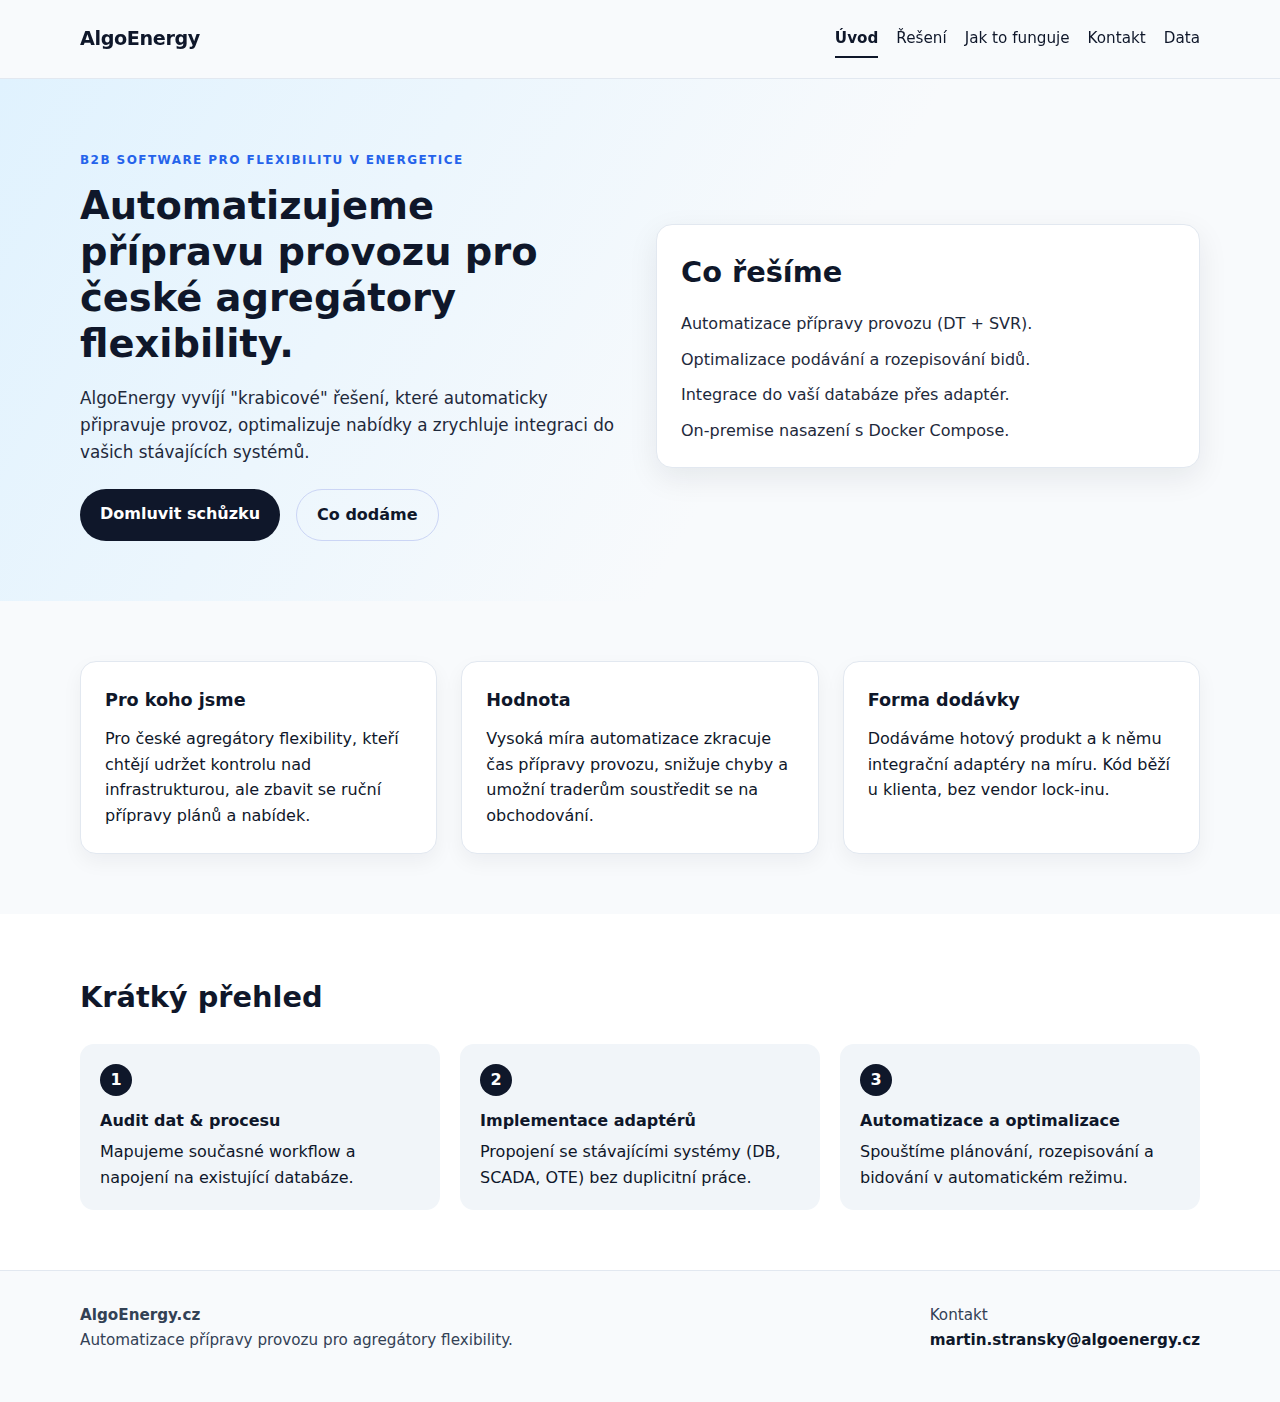
<file: index.html>
<!doctype html>
<html lang="cs">
  <head>
    <meta charset="UTF-8" />
    <meta name="viewport" content="width=device-width, initial-scale=1" />
    <title>AlgoEnergy | Automatizace přípravy provozu</title>
    <meta
      name="description"
      content="B2B software pro české flexibility agregátory. Automatizujeme přípravu provozu a podávání nabídek na trhy DT/SVR."
    />
    <link rel="stylesheet" href="assets/styles.css" />
  </head>
  <body>
    <header class="site-header">
      <div class="container">
        <a class="logo" href="index.html">AlgoEnergy</a>
        <nav class="nav">
          <a href="index.html" aria-current="page">Úvod</a>
          <a href="reseni.html">Řešení</a>
          <a href="proces.html">Jak to funguje</a>
          <a href="kontakt.html">Kontakt</a>
          <a href="data.html">Data</a>
        </nav>
      </div>
    </header>

    <main>
      <section class="hero">
        <div class="container hero-content">
          <div>
            <p class="eyebrow">B2B software pro flexibilitu v energetice</p>
            <h1>Automatizujeme přípravu provozu pro české agregátory flexibility.</h1>
            <p class="lead">
              AlgoEnergy vyvíjí "krabicové" řešení, které automaticky připravuje provoz, optimalizuje
              nabídky a zrychluje integraci do vašich stávajících systémů.
            </p>
            <div class="cta-group">
              <a class="button" href="kontakt.html">Domluvit schůzku</a>
              <a class="button ghost" href="reseni.html">Co dodáme</a>
            </div>
          </div>
          <div class="hero-card">
            <h2>Co řešíme</h2>
            <ul>
              <li>Automatizace přípravy provozu (DT + SVR).</li>
              <li>Optimalizace podávání a rozepisování bidů.</li>
              <li>Integrace do vaší databáze přes adaptér.</li>
              <li>On-premise nasazení s Docker Compose.</li>
            </ul>
          </div>
        </div>
      </section>

      <section class="section">
        <div class="container grid">
          <div class="card">
            <h3>Pro koho jsme</h3>
            <p>
              Pro české agregátory flexibility, kteří chtějí udržet kontrolu nad infrastrukturou, ale
              zbavit se ruční přípravy plánů a nabídek.
            </p>
          </div>
          <div class="card">
            <h3>Hodnota</h3>
            <p>
              Vysoká míra automatizace zkracuje čas přípravy provozu, snižuje chyby a umožní traderům
              soustředit se na obchodování.
            </p>
          </div>
          <div class="card">
            <h3>Forma dodávky</h3>
            <p>
              Dodáváme hotový produkt a k němu integrační adaptéry na míru. Kód běží u klienta, bez
              vendor lock-inu.
            </p>
          </div>
        </div>
      </section>

      <section class="section light">
        <div class="container">
          <h2>Krátký přehled</h2>
          <div class="timeline">
            <div>
              <span>1</span>
              <h4>Audit dat &amp; procesu</h4>
              <p>Mapujeme současné workflow a napojení na existující databáze.</p>
            </div>
            <div>
              <span>2</span>
              <h4>Implementace adaptérů</h4>
              <p>Propojení se stávajícími systémy (DB, SCADA, OTE) bez duplicitní práce.</p>
            </div>
            <div>
              <span>3</span>
              <h4>Automatizace a optimalizace</h4>
              <p>Spouštíme plánování, rozepisování a bidování v automatickém režimu.</p>
            </div>
          </div>
        </div>
      </section>
    </main>

    <footer class="site-footer">
      <div class="container footer-content">
        <div>
          <strong>AlgoEnergy.cz</strong>
          <p>Automatizace přípravy provozu pro agregátory flexibility.</p>
        </div>
        <div>
          <p>Kontakt</p>
          <a href="mailto:martin.stransky@algoenergy.cz">martin.stransky@algoenergy.cz</a>
        </div>
      </div>
    </footer>
  </body>
</html>
</file>
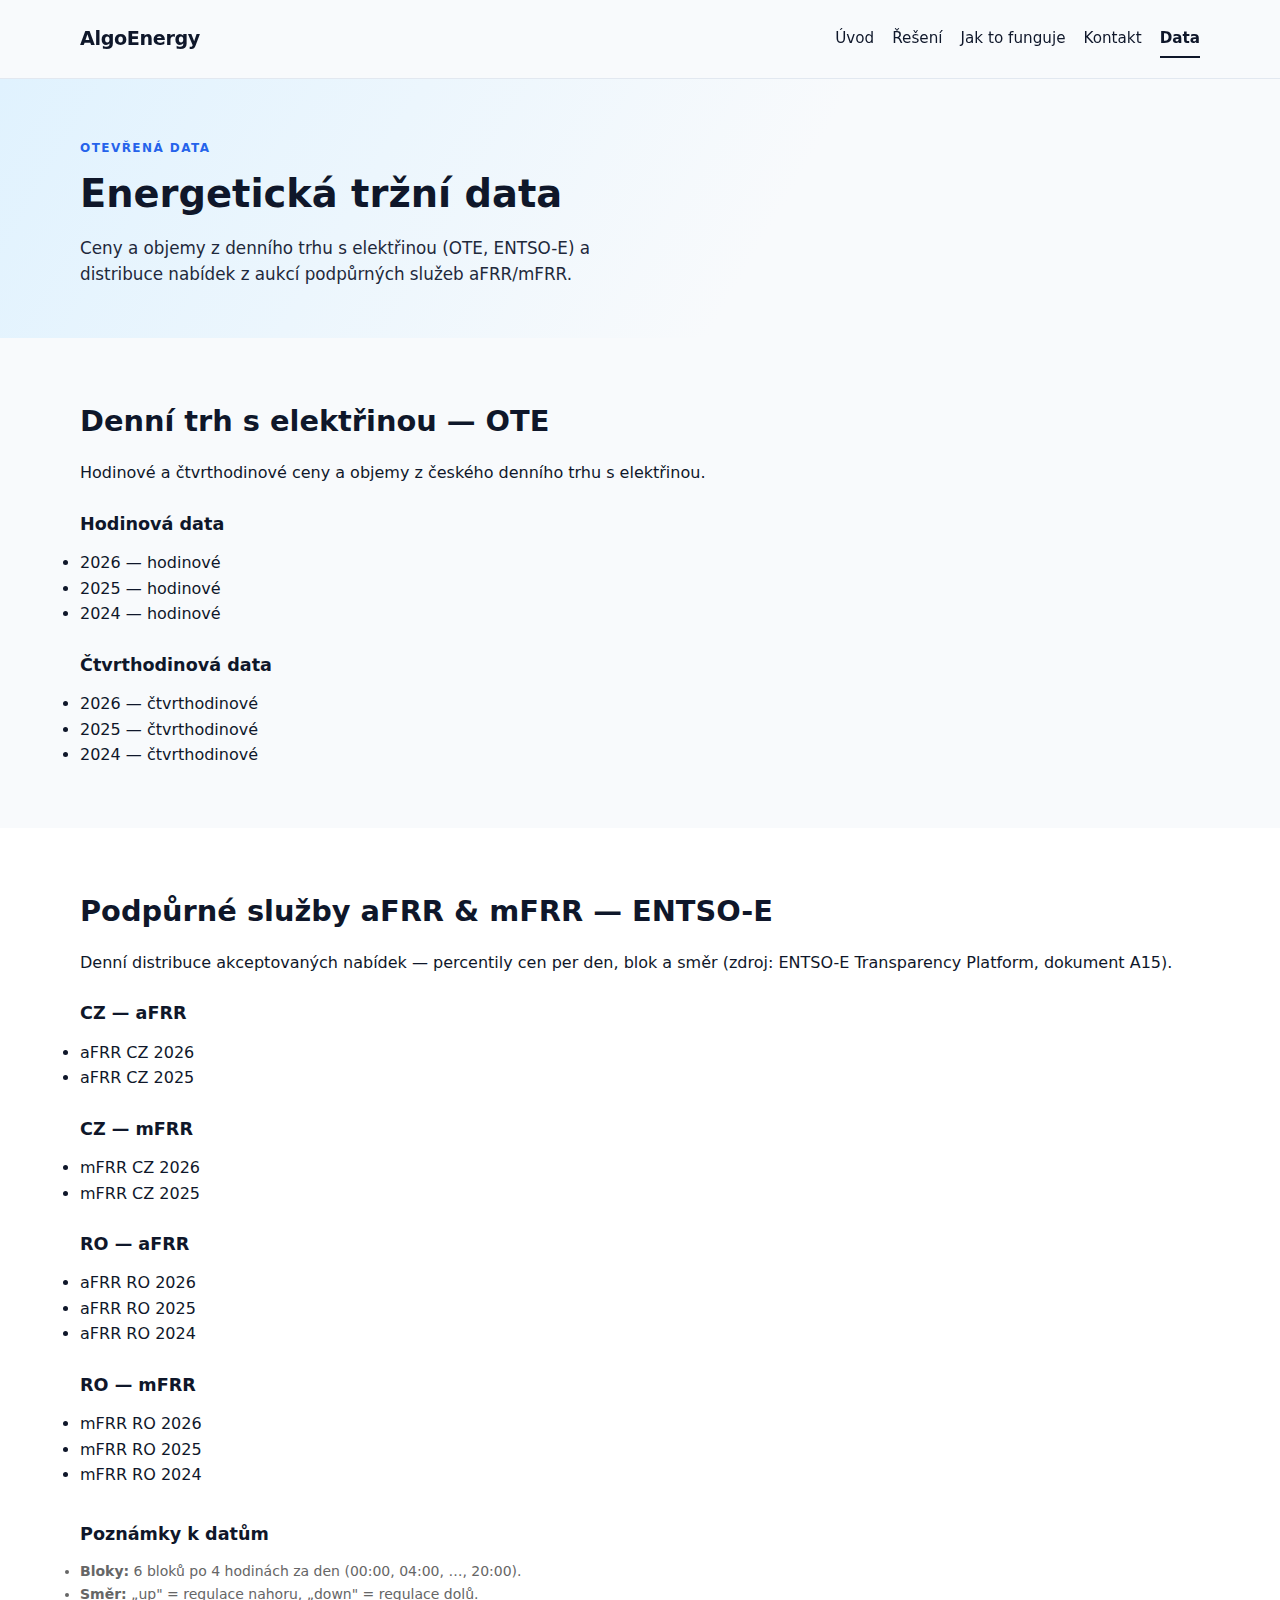
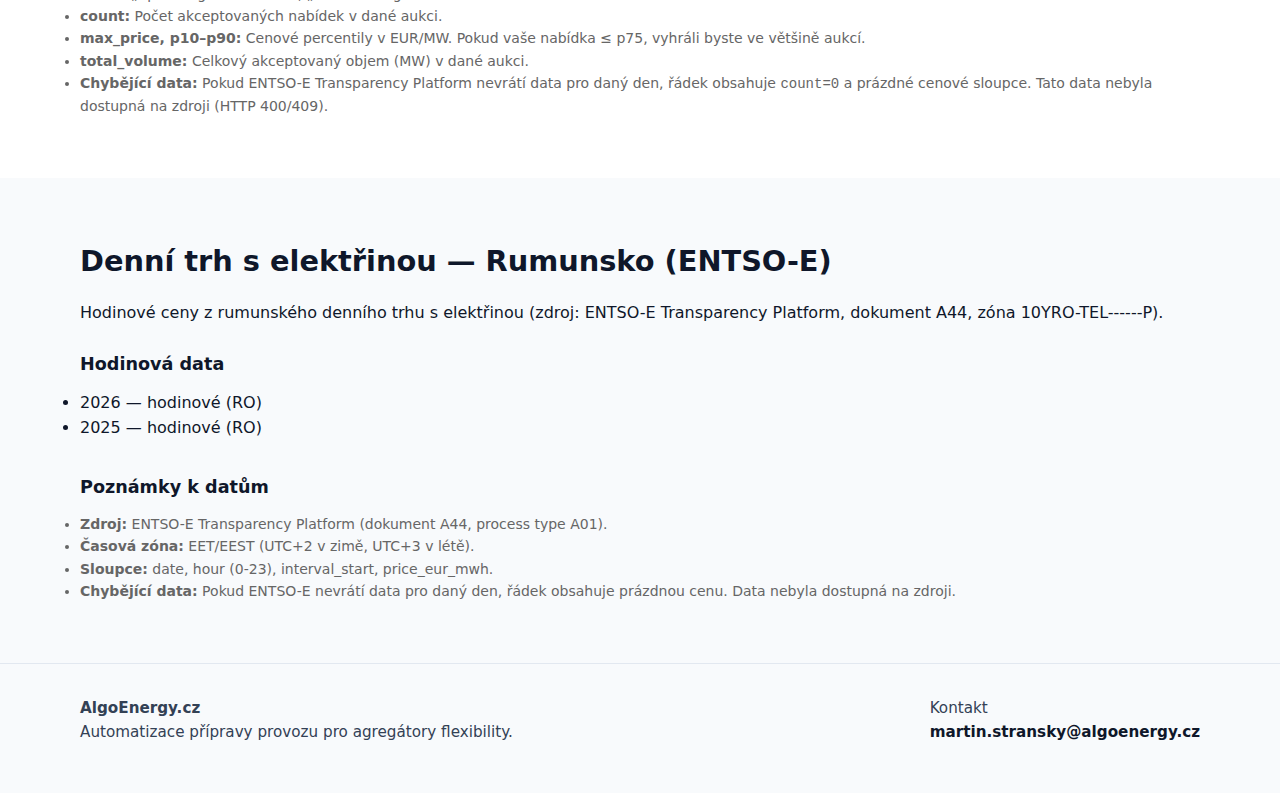
<file: data.html>
<!doctype html>
<html lang="cs">
  <head>
    <meta charset="UTF-8" />
    <meta name="viewport" content="width=device-width, initial-scale=1" />
    <title>Data | AlgoEnergy</title>
    <meta name="description" content="Denní trh s elektřinou a podpůrné služby (CZ, RO) — data z OTE a ENTSO-E." />
    <link rel="stylesheet" href="assets/styles.css" />
  </head>
  <body>
    <header class="site-header">
      <div class="container">
        <a class="logo" href="index.html">AlgoEnergy</a>
        <nav class="nav">
          <a href="index.html">Úvod</a>
          <a href="reseni.html">Řešení</a>
          <a href="proces.html">Jak to funguje</a>
          <a href="kontakt.html">Kontakt</a>
          <a href="data.html" aria-current="page">Data</a>
        </nav>
      </div>
    </header>

    <main>
      <section class="hero compact">
        <div class="container hero-content">
          <div>
            <p class="eyebrow">Otevřená data</p>
            <h1>Energetická tržní data</h1>
            <p class="lead">Ceny a objemy z denního trhu s elektřinou (OTE, ENTSO-E) a distribuce nabídek z aukcí podpůrných služeb aFRR/mFRR.</p>
          </div>
        </div>
      </section>

      <section class="section">
        <div class="container">
          <h2>Denní trh s elektřinou — OTE</h2>
          <p>Hodinové a čtvrthodinové ceny a objemy z českého denního trhu s elektřinou.</p>

          <h3 style="margin-top: 24px;">Hodinová data</h3>
          <ul class="download-links">
            <li><a href="data/hourly/2026.csv" download>2026 — hodinové</a></li>
            <li><a href="data/hourly/2025.csv" download>2025 — hodinové</a></li>
            <li><a href="data/hourly/2024.csv" download>2024 — hodinové</a></li>
          </ul>

          <h3 style="margin-top: 24px;">Čtvrthodinová data</h3>
          <ul class="download-links">
            <li><a href="data/qh/2026.csv" download>2026 — čtvrthodinové</a></li>
            <li><a href="data/qh/2025.csv" download>2025 — čtvrthodinové</a></li>
            <li><a href="data/qh/2024.csv" download>2024 — čtvrthodinové</a></li>
          </ul>
        </div>
      </section>

      <section class="section light">
        <div class="container">
          <h2>Podpůrné služby aFRR &amp; mFRR — ENTSO-E</h2>
          <p>Denní distribuce akceptovaných nabídek — percentily cen per den, blok a směr (zdroj: ENTSO-E Transparency Platform, dokument A15).</p>

          <h3 style="margin-top: 24px;">CZ — aFRR</h3>
          <ul class="download-links">
            <li><a href="data/entsoe/cz/afrr/2026.csv" download>aFRR CZ 2026</a></li>
            <li><a href="data/entsoe/cz/afrr/2025.csv" download>aFRR CZ 2025</a></li>
          </ul>

          <h3 style="margin-top: 24px;">CZ — mFRR</h3>
          <ul class="download-links">
            <li><a href="data/entsoe/cz/mfrr/2026.csv" download>mFRR CZ 2026</a></li>
            <li><a href="data/entsoe/cz/mfrr/2025.csv" download>mFRR CZ 2025</a></li>
          </ul>

          <h3 style="margin-top: 24px;">RO — aFRR</h3>
          <ul class="download-links">
            <li><a href="data/entsoe/ro/afrr/2026.csv" download>aFRR RO 2026</a></li>
            <li><a href="data/entsoe/ro/afrr/2025.csv" download>aFRR RO 2025</a></li>
            <li><a href="data/entsoe/ro/afrr/2024.csv" download>aFRR RO 2024</a></li>
          </ul>

          <h3 style="margin-top: 24px;">RO — mFRR</h3>
          <ul class="download-links">
            <li><a href="data/entsoe/ro/mfrr/2026.csv" download>mFRR RO 2026</a></li>
            <li><a href="data/entsoe/ro/mfrr/2025.csv" download>mFRR RO 2025</a></li>
            <li><a href="data/entsoe/ro/mfrr/2024.csv" download>mFRR RO 2024</a></li>
          </ul>

          <h3 style="margin-top: 32px;">Poznámky k datům</h3>
          <ul style="font-size: 14px; color: #666; line-height: 1.6;">
            <li><strong>Bloky:</strong> 6 bloků po 4 hodinách za den (00:00, 04:00, …, 20:00).</li>
            <li><strong>Směr:</strong> „up" = regulace nahoru, „down" = regulace dolů.</li>
            <li><strong>count:</strong> Počet akceptovaných nabídek v dané aukci.</li>
            <li><strong>max_price, p10–p90:</strong> Cenové percentily v EUR/MW. Pokud vaše nabídka &le; p75, vyhráli byste ve většině aukcí.</li>
            <li><strong>total_volume:</strong> Celkový akceptovaný objem (MW) v dané aukci.</li>
            <li><strong>Chybějící data:</strong> Pokud ENTSO-E Transparency Platform nevrátí data
                pro daný den, řádek obsahuje <code>count=0</code> a prázdné cenové sloupce.
                Tato data nebyla dostupná na zdroji (HTTP 400/409).</li>
          </ul>
        </div>
      </section>

      <section class="section">
        <div class="container">
          <h2>Denní trh s elektřinou — Rumunsko (ENTSO-E)</h2>
          <p>Hodinové ceny z rumunského denního trhu s elektřinou (zdroj: ENTSO-E Transparency Platform, dokument A44, zóna 10YRO-TEL------P).</p>

          <h3 style="margin-top: 24px;">Hodinová data</h3>
          <ul class="download-links">
            <li><a href="data/ro/hourly/2026.csv" download>2026 — hodinové (RO)</a></li>
            <li><a href="data/ro/hourly/2025.csv" download>2025 — hodinové (RO)</a></li>
          </ul>

          <h3 style="margin-top: 32px;">Poznámky k datům</h3>
          <ul style="font-size: 14px; color: #666; line-height: 1.6;">
            <li><strong>Zdroj:</strong> ENTSO-E Transparency Platform (dokument A44, process type A01).</li>
            <li><strong>Časová zóna:</strong> EET/EEST (UTC+2 v zimě, UTC+3 v létě).</li>
            <li><strong>Sloupce:</strong> date, hour (0-23), interval_start, price_eur_mwh.</li>
            <li><strong>Chybějící data:</strong> Pokud ENTSO-E nevrátí data pro daný den,
                řádek obsahuje prázdnou cenu. Data nebyla dostupná na zdroji.</li>
          </ul>
        </div>
      </section>
    </main>

    <footer class="site-footer">
      <div class="container footer-content">
        <div>
          <strong>AlgoEnergy.cz</strong>
          <p>Automatizace přípravy provozu pro agregátory flexibility.</p>
        </div>
        <div>
          <p>Kontakt</p>
          <a href="mailto:martin.stransky@algoenergy.cz">martin.stransky@algoenergy.cz</a>
        </div>
      </div>
    </footer>

  </body>
</html>
</file>
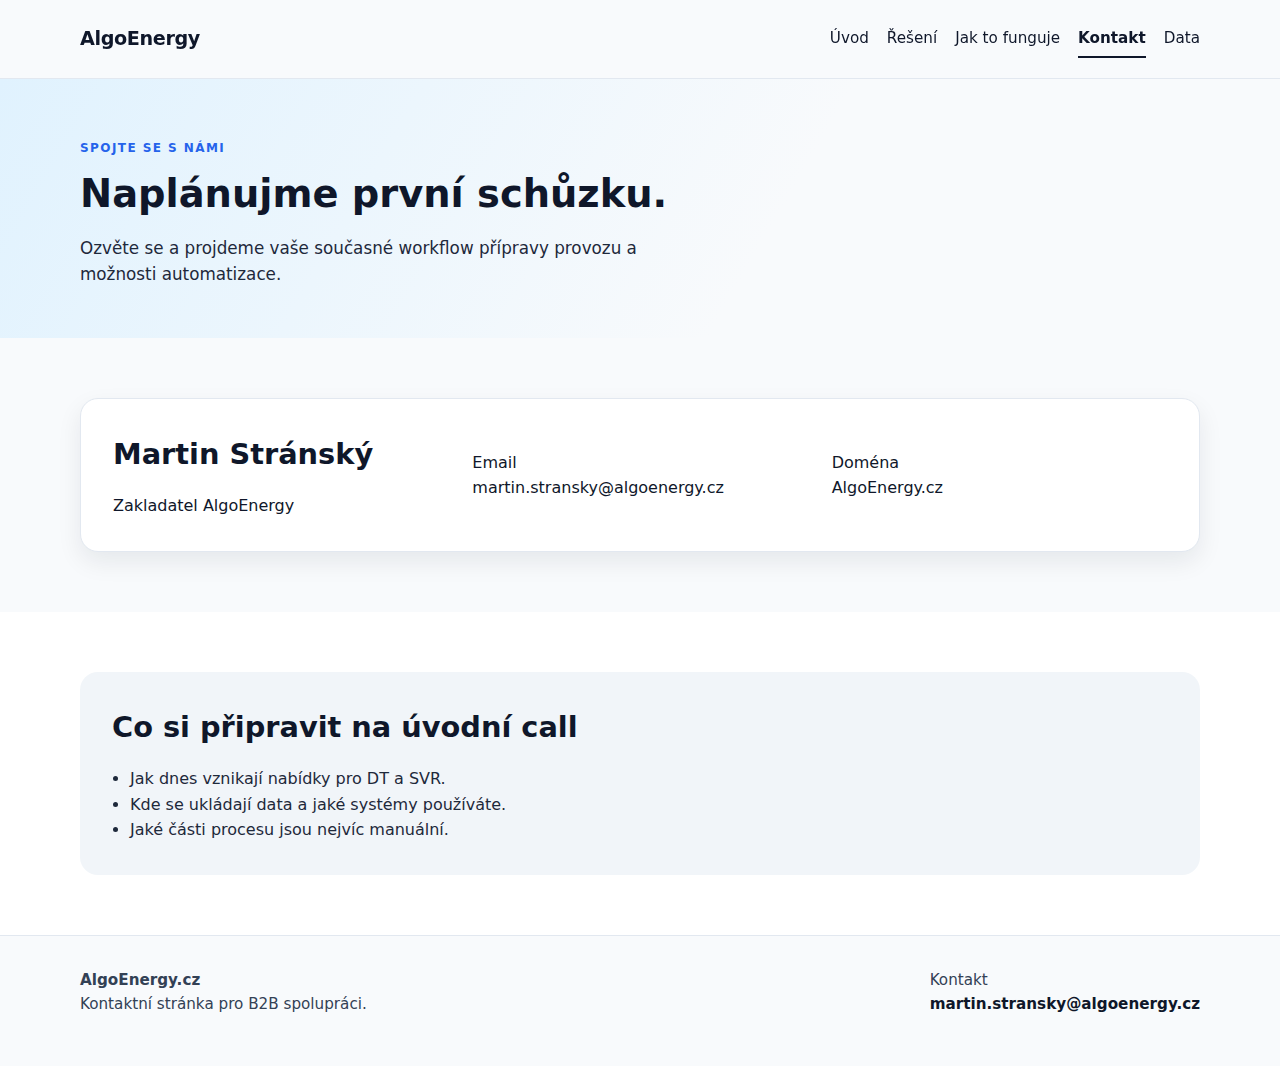
<file: kontakt.html>
<!doctype html>
<html lang="cs">
  <head>
    <meta charset="UTF-8" />
    <meta name="viewport" content="width=device-width, initial-scale=1" />
    <title>AlgoEnergy | Kontakt</title>
    <meta
      name="description"
      content="Kontaktujte AlgoEnergy pro automatizaci přípravy provozu a integraci B2B softwaru pro agregátory flexibility."
    />
    <link rel="stylesheet" href="assets/styles.css" />
  </head>
  <body>
    <header class="site-header">
      <div class="container">
        <a class="logo" href="index.html">AlgoEnergy</a>
        <nav class="nav">
          <a href="index.html">Úvod</a>
          <a href="reseni.html">Řešení</a>
          <a href="proces.html">Jak to funguje</a>
          <a href="kontakt.html" aria-current="page">Kontakt</a>
          <a href="data.html">Data</a>
        </nav>
      </div>
    </header>

    <main>
      <section class="hero compact">
        <div class="container hero-content">
          <div>
            <p class="eyebrow">Spojte se s námi</p>
            <h1>Naplánujme první schůzku.</h1>
            <p class="lead">
              Ozvěte se a projdeme vaše současné workflow přípravy provozu a možnosti automatizace.
            </p>
          </div>
        </div>
      </section>

      <section class="section">
        <div class="container contact-card">
          <div>
            <h2>Martin Stránský</h2>
            <p>Zakladatel AlgoEnergy</p>
          </div>
          <div>
            <p>Email</p>
            <a href="mailto:martin.stransky@algoenergy.cz">martin.stransky@algoenergy.cz</a>
          </div>
          <div>
            <p>Doména</p>
            <p>AlgoEnergy.cz</p>
          </div>
        </div>
      </section>

      <section class="section light">
        <div class="container highlight">
          <h2>Co si připravit na úvodní call</h2>
          <ul>
            <li>Jak dnes vznikají nabídky pro DT a SVR.</li>
            <li>Kde se ukládají data a jaké systémy používáte.</li>
            <li>Jaké části procesu jsou nejvíc manuální.</li>
          </ul>
        </div>
      </section>
    </main>

    <footer class="site-footer">
      <div class="container footer-content">
        <div>
          <strong>AlgoEnergy.cz</strong>
          <p>Kontaktní stránka pro B2B spolupráci.</p>
        </div>
        <div>
          <p>Kontakt</p>
          <a href="mailto:martin.stransky@algoenergy.cz">martin.stransky@algoenergy.cz</a>
        </div>
      </div>
    </footer>
  </body>
</html>
</file>
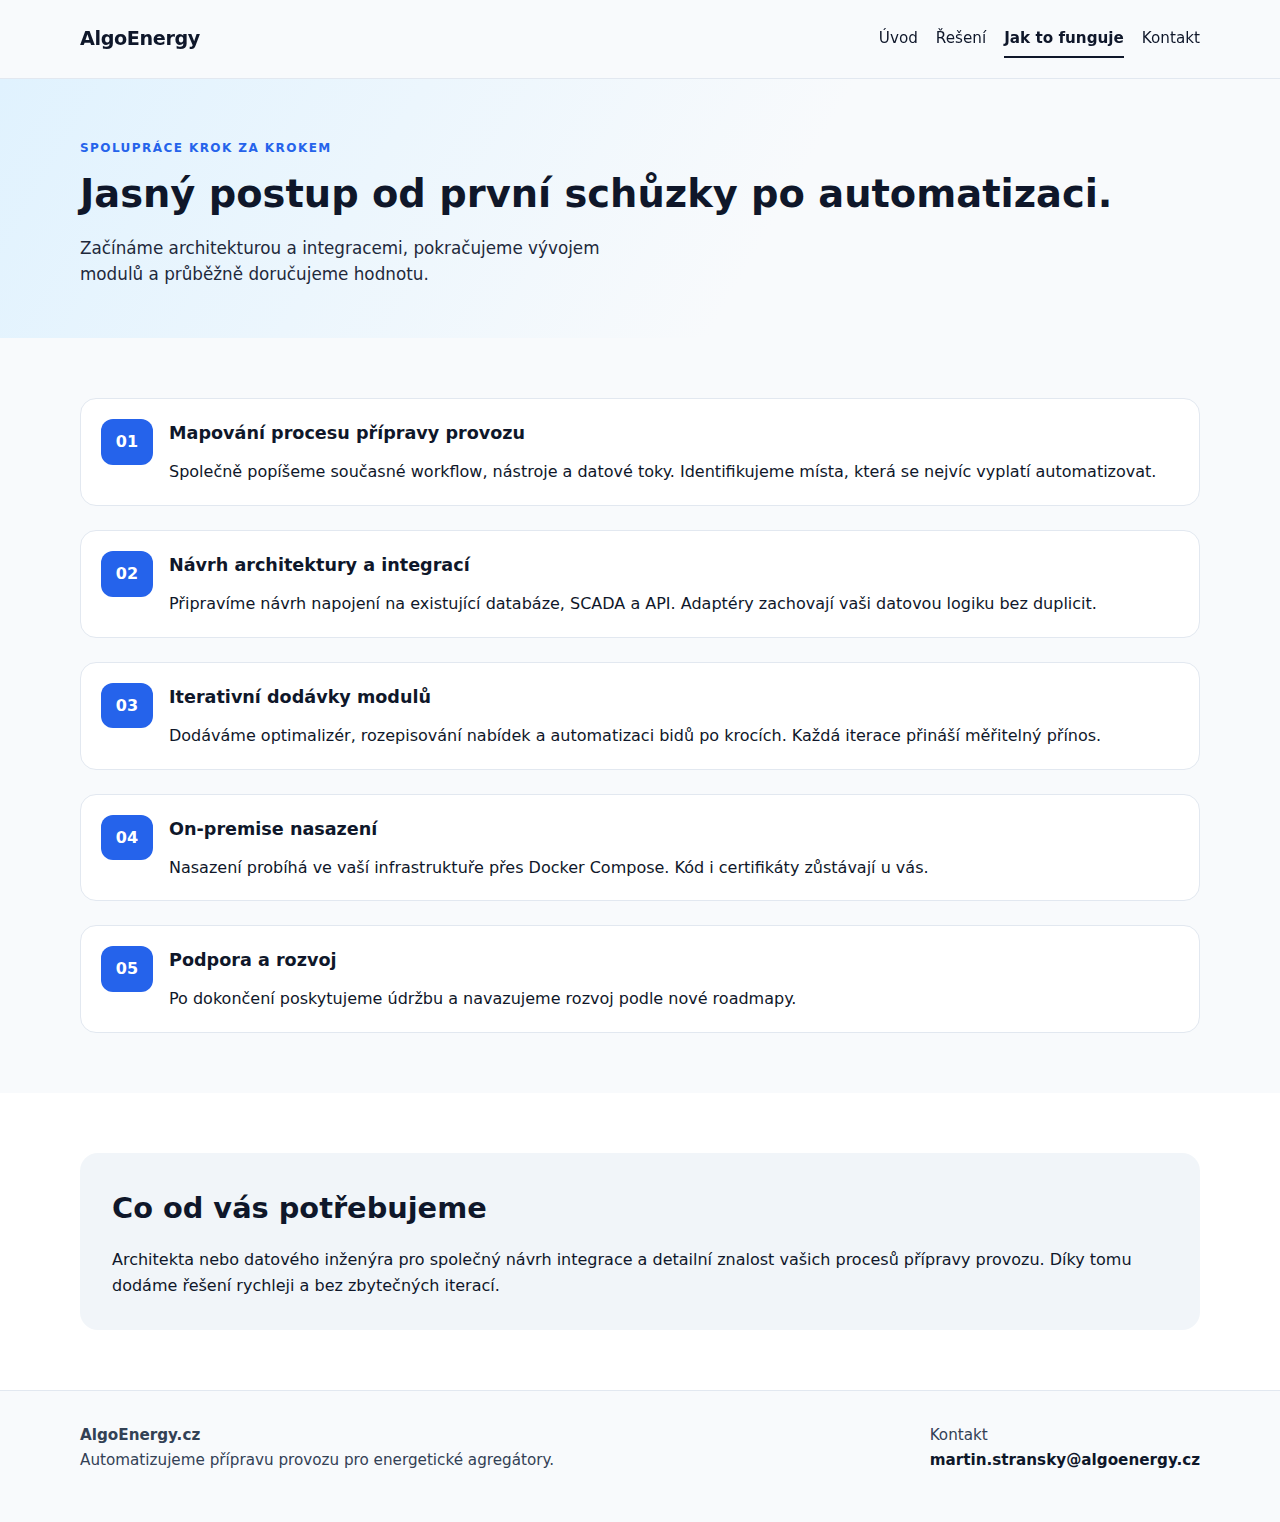
<file: proces.html>
<!doctype html>
<html lang="cs">
  <head>
    <meta charset="UTF-8" />
    <meta name="viewport" content="width=device-width, initial-scale=1" />
    <title>AlgoEnergy | Jak to funguje</title>
    <meta
      name="description"
      content="Jak probíhá spolupráce: audit, návrh architektury, integrace, automatizace a dlouhodobá podpora."
    />
    <link rel="stylesheet" href="assets/styles.css" />
  </head>
  <body>
    <header class="site-header">
      <div class="container">
        <a class="logo" href="index.html">AlgoEnergy</a>
        <nav class="nav">
          <a href="index.html">Úvod</a>
          <a href="reseni.html">Řešení</a>
          <a href="proces.html" aria-current="page">Jak to funguje</a>
          <a href="kontakt.html">Kontakt</a>
        </nav>
      </div>
    </header>

    <main>
      <section class="hero compact">
        <div class="container hero-content">
          <div>
            <p class="eyebrow">Spolupráce krok za krokem</p>
            <h1>Jasný postup od první schůzky po automatizaci.</h1>
            <p class="lead">
              Začínáme architekturou a integracemi, pokračujeme vývojem modulů a průběžně doručujeme
              hodnotu.
            </p>
          </div>
        </div>
      </section>

      <section class="section">
        <div class="container steps">
          <div class="step">
            <div class="step-number">01</div>
            <div>
              <h3>Mapování procesu přípravy provozu</h3>
              <p>
                Společně popíšeme současné workflow, nástroje a datové toky. Identifikujeme místa,
                která se nejvíc vyplatí automatizovat.
              </p>
            </div>
          </div>
          <div class="step">
            <div class="step-number">02</div>
            <div>
              <h3>Návrh architektury a integrací</h3>
              <p>
                Připravíme návrh napojení na existující databáze, SCADA a API. Adaptéry zachovají vaši
                datovou logiku bez duplicit.
              </p>
            </div>
          </div>
          <div class="step">
            <div class="step-number">03</div>
            <div>
              <h3>Iterativní dodávky modulů</h3>
              <p>
                Dodáváme optimalizér, rozepisování nabídek a automatizaci bidů po krocích. Každá
                iterace přináší měřitelný přínos.
              </p>
            </div>
          </div>
          <div class="step">
            <div class="step-number">04</div>
            <div>
              <h3>On-premise nasazení</h3>
              <p>
                Nasazení probíhá ve vaší infrastruktuře přes Docker Compose. Kód i certifikáty zůstávají
                u vás.
              </p>
            </div>
          </div>
          <div class="step">
            <div class="step-number">05</div>
            <div>
              <h3>Podpora a rozvoj</h3>
              <p>
                Po dokončení poskytujeme údržbu a navazujeme rozvoj podle nové roadmapy.
              </p>
            </div>
          </div>
        </div>
      </section>

      <section class="section light">
        <div class="container highlight">
          <h2>Co od vás potřebujeme</h2>
          <p>
            Architekta nebo datového inženýra pro společný návrh integrace a detailní znalost vašich
            procesů přípravy provozu. Díky tomu dodáme řešení rychleji a bez zbytečných iterací.
          </p>
        </div>
      </section>
    </main>

    <footer class="site-footer">
      <div class="container footer-content">
        <div>
          <strong>AlgoEnergy.cz</strong>
          <p>Automatizujeme přípravu provozu pro energetické agregátory.</p>
        </div>
        <div>
          <p>Kontakt</p>
          <a href="mailto:martin.stransky@algoenergy.cz">martin.stransky@algoenergy.cz</a>
        </div>
      </div>
    </footer>
  </body>
</html>
</file>
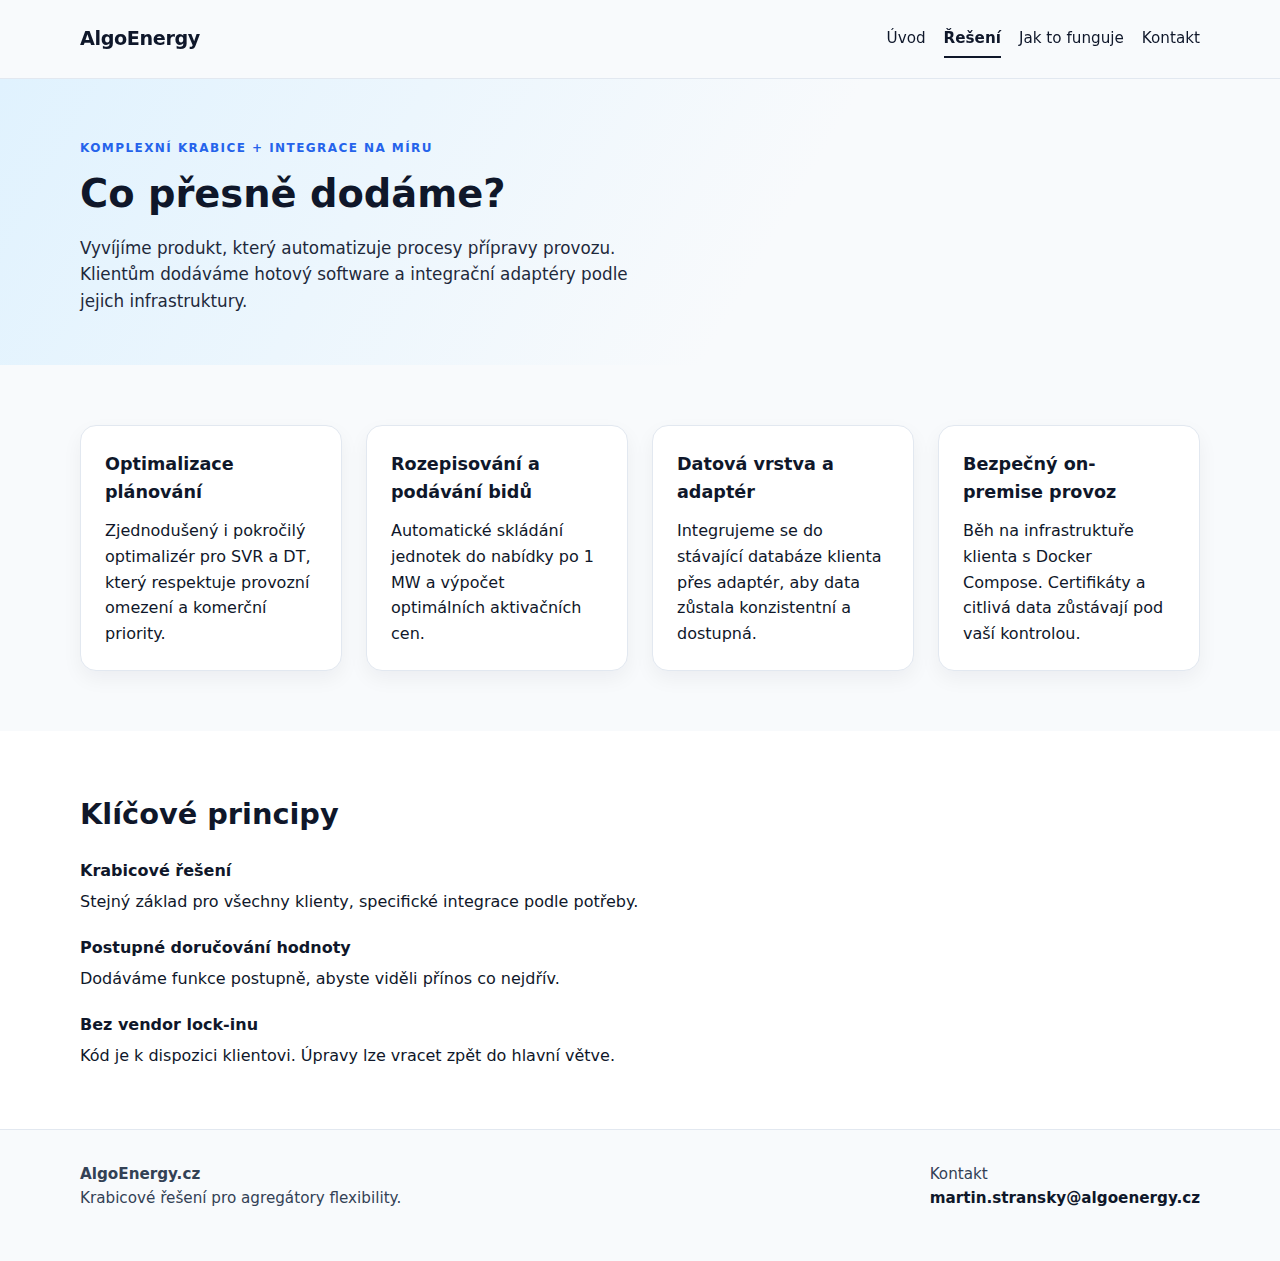
<file: reseni.html>
<!doctype html>
<html lang="cs">
  <head>
    <meta charset="UTF-8" />
    <meta name="viewport" content="width=device-width, initial-scale=1" />
    <title>AlgoEnergy | Řešení</title>
    <meta
      name="description"
      content="Krabicové řešení AlgoEnergy: optimalizace plánování, podávání a rozepisování nabídek na energetické trhy."
    />
    <link rel="stylesheet" href="assets/styles.css" />
  </head>
  <body>
    <header class="site-header">
      <div class="container">
        <a class="logo" href="index.html">AlgoEnergy</a>
        <nav class="nav">
          <a href="index.html">Úvod</a>
          <a href="reseni.html" aria-current="page">Řešení</a>
          <a href="proces.html">Jak to funguje</a>
          <a href="kontakt.html">Kontakt</a>
        </nav>
      </div>
    </header>

    <main>
      <section class="hero compact">
        <div class="container hero-content">
          <div>
            <p class="eyebrow">Komplexní krabice + integrace na míru</p>
            <h1>Co přesně dodáme?</h1>
            <p class="lead">
              Vyvíjíme produkt, který automatizuje procesy přípravy provozu. Klientům dodáváme hotový
              software a integrační adaptéry podle jejich infrastruktury.
            </p>
          </div>
        </div>
      </section>

      <section class="section">
        <div class="container grid">
          <div class="card">
            <h3>Optimalizace plánování</h3>
            <p>
              Zjednodušený i pokročilý optimalizér pro SVR a DT, který respektuje provozní omezení a
              komerční priority.
            </p>
          </div>
          <div class="card">
            <h3>Rozepisování a podávání bidů</h3>
            <p>
              Automatické skládání jednotek do nabídky po 1 MW a výpočet optimálních aktivačních cen.
            </p>
          </div>
          <div class="card">
            <h3>Datová vrstva a adaptér</h3>
            <p>
              Integrujeme se do stávající databáze klienta přes adaptér, aby data zůstala konzistentní
              a dostupná.
            </p>
          </div>
          <div class="card">
            <h3>Bezpečný on-premise provoz</h3>
            <p>
              Běh na infrastruktuře klienta s Docker Compose. Certifikáty a citlivá data zůstávají
              pod vaší kontrolou.
            </p>
          </div>
        </div>
      </section>

      <section class="section light">
        <div class="container">
          <h2>Klíčové principy</h2>
          <div class="list">
            <div>
              <h4>Krabicové řešení</h4>
              <p>Stejný základ pro všechny klienty, specifické integrace podle potřeby.</p>
            </div>
            <div>
              <h4>Postupné doručování hodnoty</h4>
              <p>Dodáváme funkce postupně, abyste viděli přínos co nejdřív.</p>
            </div>
            <div>
              <h4>Bez vendor lock-inu</h4>
              <p>Kód je k dispozici klientovi. Úpravy lze vracet zpět do hlavní větve.</p>
            </div>
          </div>
        </div>
      </section>
    </main>

    <footer class="site-footer">
      <div class="container footer-content">
        <div>
          <strong>AlgoEnergy.cz</strong>
          <p>Krabicové řešení pro agregátory flexibility.</p>
        </div>
        <div>
          <p>Kontakt</p>
          <a href="mailto:martin.stransky@algoenergy.cz">martin.stransky@algoenergy.cz</a>
        </div>
      </div>
    </footer>
  </body>
</html>
</file>
<file: assets/styles.css>
:root {
  color-scheme: light;
  font-family: "Inter", "Segoe UI", system-ui, sans-serif;
  line-height: 1.6;
  color: #0f172a;
  background-color: #f8fafc;
}

* {
  box-sizing: border-box;
  margin: 0;
  padding: 0;
}

body {
  min-height: 100vh;
  background: #f8fafc;
}

a {
  color: inherit;
  text-decoration: none;
}

.container {
  width: min(1120px, 90vw);
  margin: 0 auto;
}

.site-header {
  position: sticky;
  top: 0;
  z-index: 10;
  background: rgba(248, 250, 252, 0.95);
  border-bottom: 1px solid #e2e8f0;
  backdrop-filter: blur(10px);
}

.site-header .container {
  display: flex;
  align-items: center;
  justify-content: space-between;
  padding: 20px 0;
  gap: 24px;
}

.logo {
  font-weight: 700;
  font-size: 1.2rem;
  letter-spacing: -0.02em;
}

.nav {
  display: flex;
  gap: 18px;
  flex-wrap: wrap;
  font-size: 0.95rem;
}

.nav a {
  padding: 6px 0;
  border-bottom: 2px solid transparent;
}

.nav a[aria-current="page"] {
  border-color: #0f172a;
  font-weight: 600;
}

.hero {
  padding: 72px 0 60px;
  background: linear-gradient(120deg, #e0f2fe 0%, #f8fafc 60%);
}

.hero.compact {
  padding: 60px 0 50px;
}

.hero-content {
  display: grid;
  gap: 32px;
  grid-template-columns: repeat(auto-fit, minmax(280px, 1fr));
  align-items: center;
}

.eyebrow {
  text-transform: uppercase;
  letter-spacing: 0.12em;
  font-size: 0.75rem;
  font-weight: 600;
  color: #2563eb;
}

h1 {
  font-size: clamp(2rem, 3vw, 2.8rem);
  line-height: 1.2;
  margin: 12px 0 18px;
}

h2 {
  font-size: 1.8rem;
  margin-bottom: 16px;
}

h3 {
  font-size: 1.1rem;
  margin-bottom: 12px;
}

h4 {
  font-size: 1rem;
  margin-bottom: 6px;
}

.lead {
  font-size: 1.05rem;
  color: #1e293b;
  max-width: 560px;
}

.cta-group {
  display: flex;
  gap: 16px;
  flex-wrap: wrap;
  margin-top: 24px;
}

.button {
  background: #0f172a;
  color: white;
  padding: 12px 20px;
  border-radius: 999px;
  font-weight: 600;
  transition: transform 0.2s ease, box-shadow 0.2s ease;
}

.button:hover {
  transform: translateY(-1px);
  box-shadow: 0 8px 20px rgba(15, 23, 42, 0.2);
}

.button.ghost {
  background: transparent;
  color: #0f172a;
  border: 1px solid #cbd5f5;
  box-shadow: none;
}

.hero-card {
  background: white;
  padding: 24px;
  border-radius: 16px;
  border: 1px solid #e2e8f0;
  box-shadow: 0 10px 30px rgba(15, 23, 42, 0.08);
}

.hero-card ul {
  list-style: none;
  display: grid;
  gap: 10px;
  color: #1e293b;
}

.section {
  padding: 60px 0;
}

.section.light {
  background: #ffffff;
}

.grid {
  display: grid;
  gap: 24px;
  grid-template-columns: repeat(auto-fit, minmax(220px, 1fr));
}

.card {
  padding: 24px;
  border-radius: 16px;
  background: white;
  border: 1px solid #e2e8f0;
  box-shadow: 0 8px 20px rgba(15, 23, 42, 0.05);
}

.timeline {
  display: grid;
  gap: 20px;
  grid-template-columns: repeat(auto-fit, minmax(220px, 1fr));
  margin-top: 24px;
}

.timeline div {
  background: #f1f5f9;
  padding: 20px;
  border-radius: 14px;
}

.timeline span {
  display: inline-flex;
  align-items: center;
  justify-content: center;
  width: 32px;
  height: 32px;
  border-radius: 999px;
  background: #0f172a;
  color: white;
  font-weight: 600;
  margin-bottom: 12px;
}

.list {
  display: grid;
  gap: 20px;
  margin-top: 20px;
}

.steps {
  display: grid;
  gap: 24px;
}

.step {
  display: grid;
  gap: 16px;
  grid-template-columns: auto 1fr;
  align-items: start;
  padding: 20px;
  background: white;
  border-radius: 16px;
  border: 1px solid #e2e8f0;
}

.step-number {
  background: #2563eb;
  color: white;
  font-weight: 700;
  padding: 10px 14px;
  border-radius: 12px;
  min-width: 52px;
  text-align: center;
}

.highlight {
  background: #f1f5f9;
  padding: 32px;
  border-radius: 18px;
}

.highlight ul {
  margin-top: 16px;
  padding-left: 18px;
  color: #1e293b;
}

.contact-card {
  display: grid;
  gap: 24px;
  align-items: center;
  grid-template-columns: repeat(auto-fit, minmax(220px, 1fr));
  background: white;
  padding: 32px;
  border-radius: 18px;
  border: 1px solid #e2e8f0;
  box-shadow: 0 10px 24px rgba(15, 23, 42, 0.08);
}

.site-footer {
  border-top: 1px solid #e2e8f0;
  padding: 32px 0 50px;
  background: #f8fafc;
}

.footer-content {
  display: flex;
  flex-wrap: wrap;
  justify-content: space-between;
  gap: 20px;
  font-size: 0.95rem;
  color: #334155;
}

.footer-content a {
  font-weight: 600;
  color: #0f172a;
}

@media (max-width: 720px) {
  .site-header .container {
    flex-direction: column;
    align-items: flex-start;
  }

  .hero {
    padding-top: 50px;
  }

  .step {
    grid-template-columns: 1fr;
  }
}
</file>
